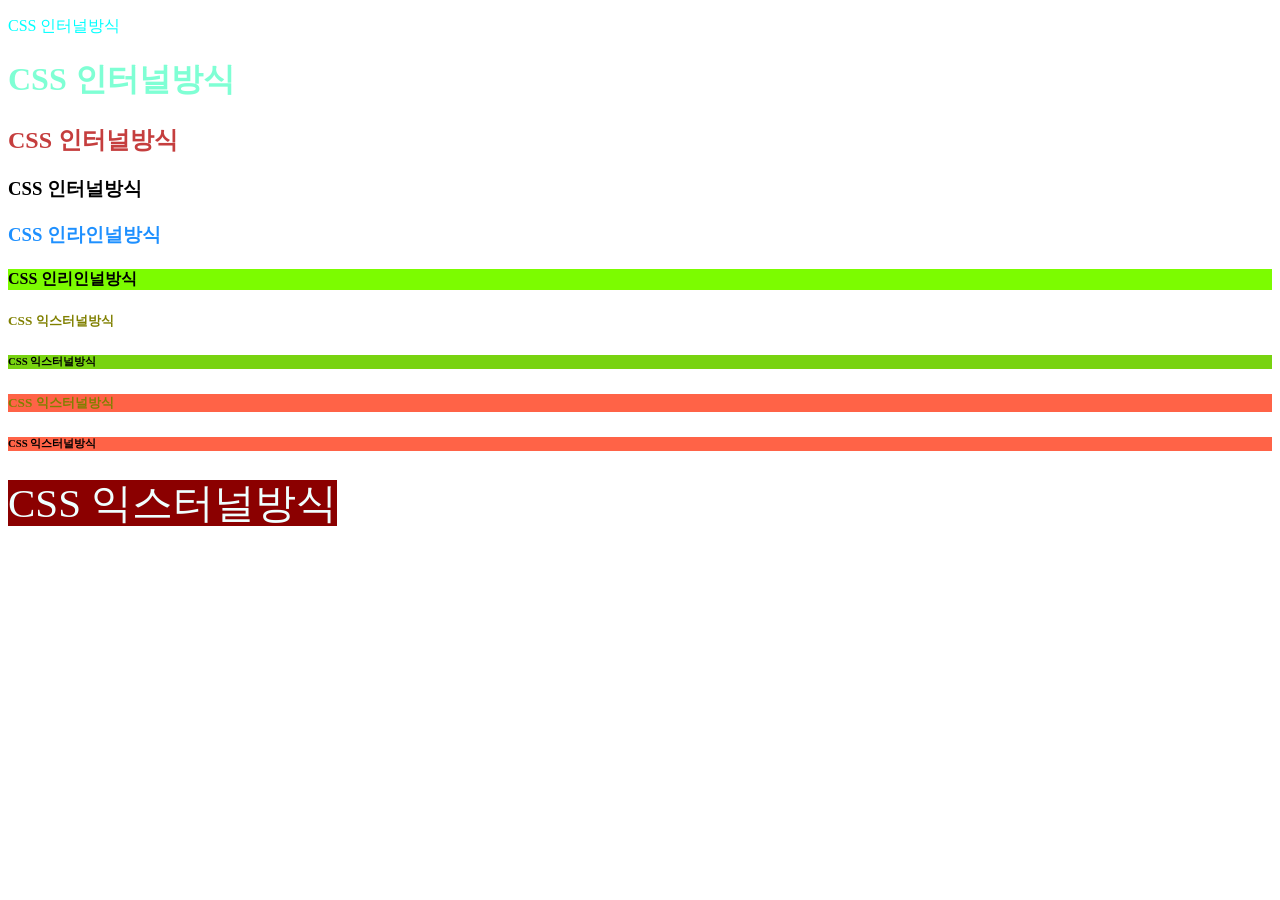
<file: index.html>
<!DOCTYPE html>
<html lang="eng">
    <head>
        <meta charset="utf-8">
        <meta http-equiv="X-UA-Compatible" content="IE=edge">
        <title></title>
        <meta name="description" content="">
        <meta name="viewport" content="width=device-width, initial-scale=1">
        <title> CSS연습 </title>
    <style>
            p   {
            color:aqua;

            }
            
            h1  {
            color:aquamarine;

            }

            h2  {
            color:rgb(197, 62, 62);

            }



    </style>
<link rel="stylesheet" href="./css/style.css">
 </head>

<body>
<p> CSS 인터널방식 </p>
<h1> CSS 인터널방식 </h1>
<h2> CSS 인터널방식 </h2>
<h3> CSS 인터널방식 </h3>
<h2 style="color:violet" ></h2>
<h3 style="color:dodgerblue">CSS 인라인널방식 </h3>
<h4 style="background-color: lawngreen;"> CSS 인리인널방식 </h4>
<h5>CSS 익스터널방식 </h5>
<h6>CSS 익스터널방식 </h6>
<h5 id="bg" >CSS 익스터널방식 </h5>
<h6 id="bg" >CSS 익스터널방식 </h6>
<h7 class="size">CSS 익스터널방식 </h7>


</html>
</file>
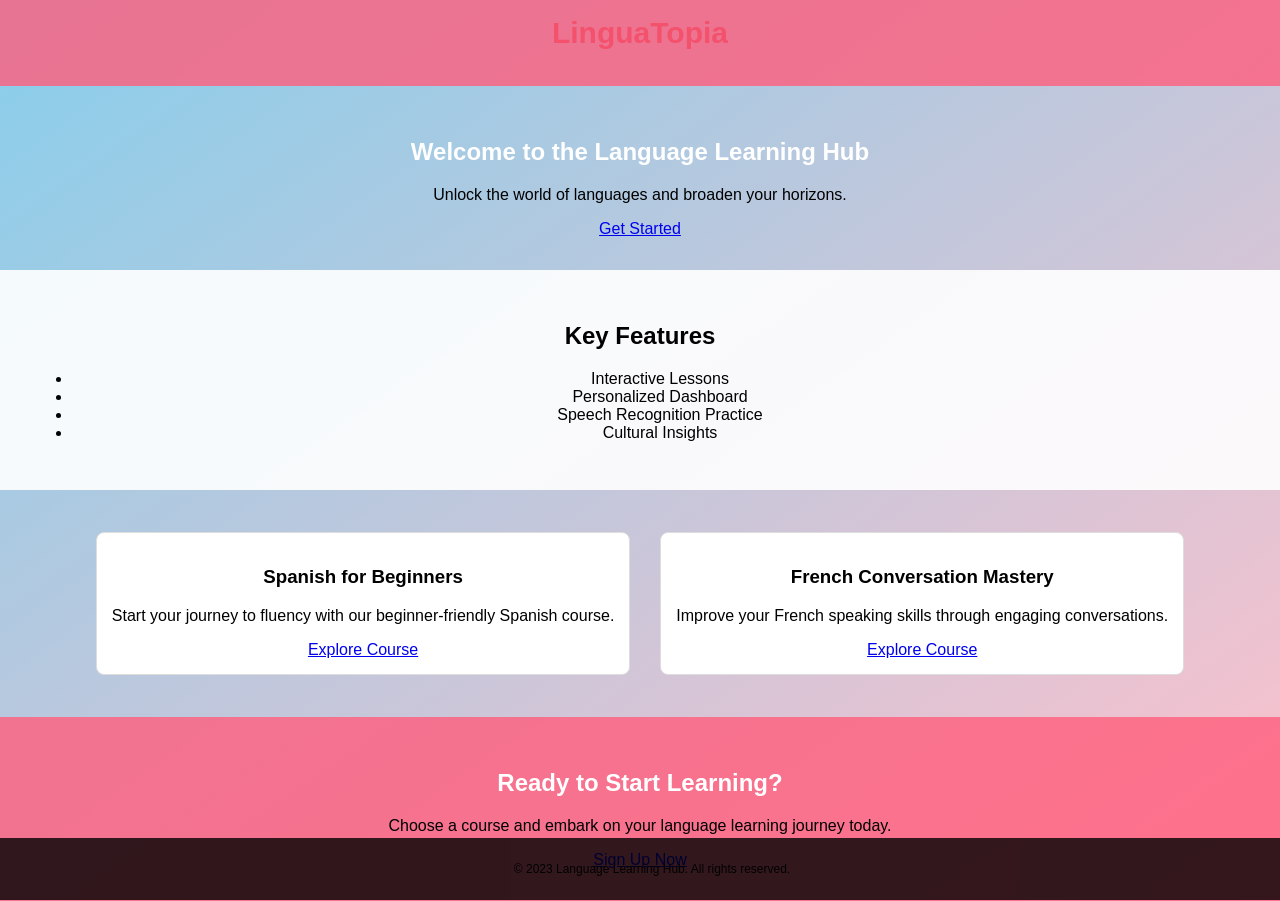
<file: html/home.html>
<!DOCTYPE html>
<html lang="en">

<head>
    <meta charset="UTF-8">
    <meta name="viewport" content="width=device-width, initial-scale=1.0">
    <title>LinguaTopia</title>
    <style>
        body {
            font-family: 'Arial', sans-serif;
            margin: 0;
            padding: 0;
            box-sizing: border-box;
            background: linear-gradient(to bottom right, #87CEEB, #FFC0CB);
            color: #fff;
        }

        header {
            display: flex;
            justify-content: center;
            align-items: center;
            background-color: rgba(255, 94, 125, 0.8);
            text-align: center;
            padding: 1em;
        }

        h1 {
            font-size: 30px;
            color: rgb(244, 81, 108);
            margin-top: 0;
        }

        p {
            color: #000;
        }

        #hero {
            text-align: center;
            padding: 2em;
        }

        #features {
            background-color: rgba(255, 255, 255, 0.9);
            padding: 2em;
            text-align: center;
        }

        #features li {
            color: #000;
        }

        #courses {
            display: flex;
            flex-wrap: wrap;
            gap: 10px;
            justify-content: center;
            padding: 2em;
            text-align: center;
        }

        .course {
            border: 1px solid #ddd;
            border-radius: 8px;
            margin: 10px;
            padding: 15px;
            background-color: #fff;
            color: #000;
        }

        #cta {
            background-color: rgba(255, 94, 125, 0.8);
            text-align: center;
            padding: 2em;
        }

        footer {
            position: fixed;
            bottom: 0;
            width: 100%;
            background-color: rgba(0, 0, 0, 0.8);
            text-align: center;
            padding: 1em;
            color: rgba(255, 255, 255, 0.5);
            font-size: 12px;
        }
    </style>
</head>

<body>
    <header>
        <h1>LinguaTopia</h1><br>
    </header>

    <section id="hero">
        <h2>Welcome to the Language Learning Hub</h2>
        <p>Unlock the world of languages and broaden your horizons.</p>

    
        <a href="file:///C:/%ED%99%94%EB%A9%B4%EA%B5%AC%ED%98%842.2/week_13/%D0%AD%D0%BA%D0%B7%D0%B0%D0%BC%D0%B5%D0%BD/%EA%B0%95%EC%A2%8C%EC%84%A0%ED%83%9D.html">Get Started</a>
    </section>

    <section id="features">
        <h2 style="color: #000;">Key Features</h2>
        <ul>
            <li>Interactive Lessons</li>
            <li>Personalized Dashboard</li>
            <li>Speech Recognition Practice</li>
            <li>Cultural Insights</li>
        </ul>
    </section>

    <section id="courses">
       
        <div class="course">
            <h3>Spanish for Beginners</h3>
            <p>Start your journey to fluency with our beginner-friendly Spanish course.</p>
            <a href="#">Explore Course</a>
        </div>

        <div class="course">
            <h3>French Conversation Mastery</h3>
            <p>Improve your French speaking skills through engaging conversations.</p>
            <a href="#">Explore Course</a>
        </div>
    </section>

    <section id="cta">
        <h2>Ready to Start Learning?</h2>
        <p>Choose a course and embark on your language learning journey today.</p>
        <a href="#">Sign Up Now</a>
    </section>

    <footer>
        <p>&copy; 2023 Language Learning Hub. All rights reserved.</p>
    </footer>
</body>

</html>
</file>
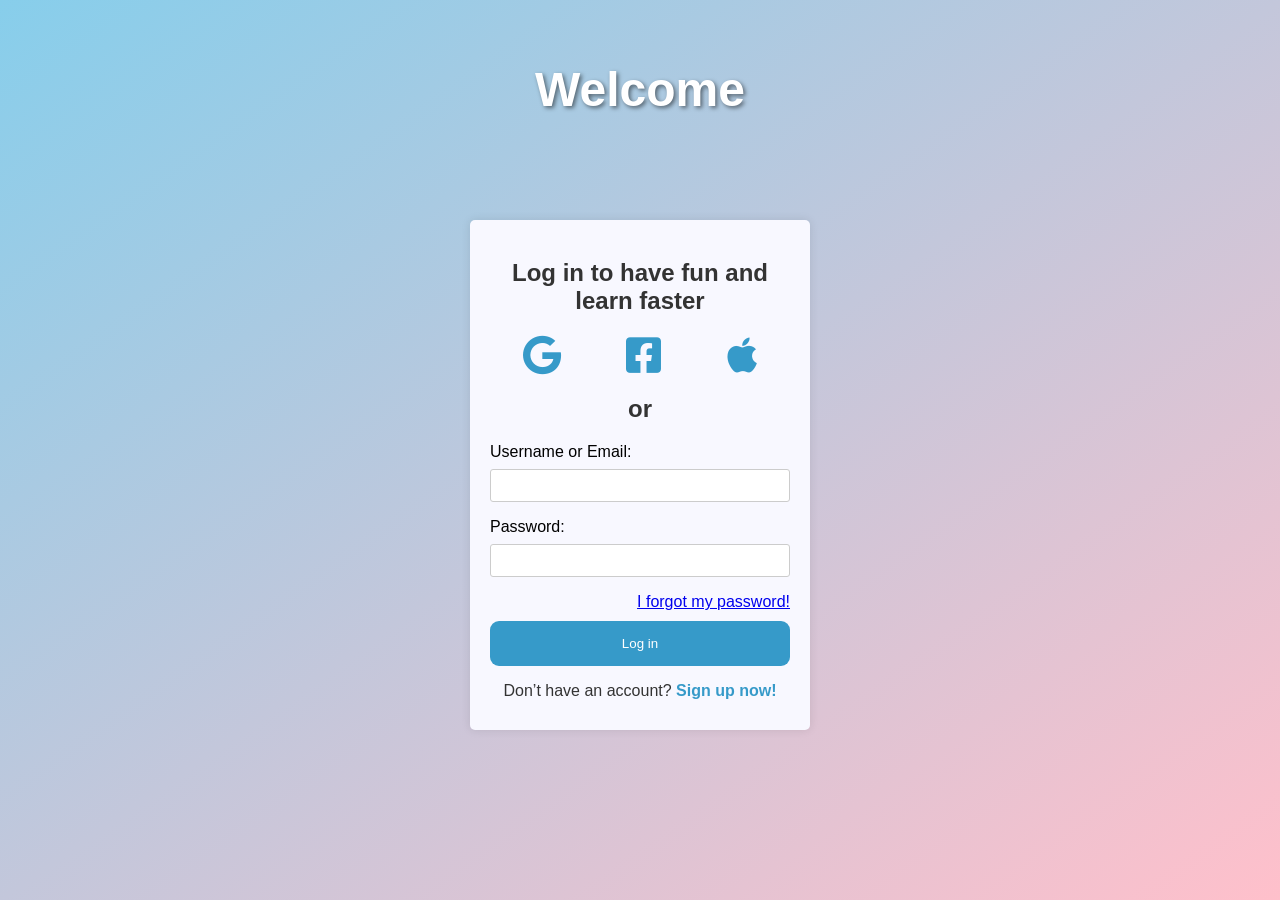
<file: html/login.html>
<!DOCTYPE html>
<html lang="en">

<head>
    <meta charset="UTF-8">
    <meta name="viewport" content="width=device-width, initial-scale=1.0">
    <title>Вход</title>
    <link rel="stylesheet" href="https://cdnjs.cloudflare.com/ajax/libs/font-awesome/6.0.0/css/all.min.css">
    <style>
        body {
            font-family: Arial, sans-serif;
            margin: 0;
            padding: 0;
            display: flex;
            justify-content: center;
            align-items: center;
            flex-direction: column;
            height: 100vh;
            background: linear-gradient(to bottom right, #87CEEB, #FFC0CB);
        }

        .background-welcome {
            position: fixed;
            top: 10%;
            left: 50%;
            transform: translate(-50%, -50%);
            text-align: center;
            color: #fff;
        }

        .background-welcome h1 {
            font-size: 3em;
            margin: 0;
            line-height: 1.2;
            text-shadow: 2px 2px 4px rgba(0, 0, 0, 0.5);
        }

        .login-container {
            background-color: #F8F8FF;
            box-shadow: 0 0 10px rgba(0, 0, 0, 0.1);
            padding: 20px;
            border-radius: 5px;
            width: 300px;
            text-align: center;
            margin-top: 50px;
        }

        .login-container h2 {
            color: #333;
            margin-bottom: 20px;
        }

        .social-login {
            display: flex;
            justify-content: space-around;
            align-items: center;
            margin-bottom: 20px;
        }

        .social-login i {
            font-size: 40px;
            cursor: pointer;
            color: #369ac9;
        }

        .login-form {
            display: flex;
            flex-direction: column;
        }

        .login-form label {
            margin-bottom: 8px;
            text-align: left;
        }

        .login-form input {
            padding: 8px;
            margin-bottom: 16px;
            border: 1px solid #ccc;
            border-radius: 3px;
        }

        .forgot-password {
            text-align: right;
            margin-bottom: 10px;
        }

        .login-form button {
            padding: 15px;
            background-color: #369ac9;
            color: #fff;
            border: none;
            border-radius: 9px;
            cursor: pointer;
        }

        .login-form button:hover {
            background-color: #607cf7;
        }

        .signup-link {
            margin-top: 10px;
        }

        .signup-link p {
            margin-bottom: 10px;
            color: #333;
        }

        .signup-link a {
            color: #369ac9;
            text-decoration: none;
            font-weight: bold;
        }
    </style>
</head>

<body>

    <div class="background-welcome">
        <h1>Welcome</h1>
    </div>

    <div class="login-container">
        <h2>Log in to have fun and learn faster</h2>
        <div class="social-login">
            <i class="fab fa-google" title="Log in with Google"></i>
            <i class="fab fa-facebook-square" title="Log in with Facebook"></i>
            <i class="fab fa-apple" title="Log in with Apple"></i>
        </div>

        <h2>or</h2>

        <form class="login-form" action="file:///C:/%ED%99%94%EB%A9%B4%EA%B5%AC%ED%98%842.2/week_13/%D0%AD%D0%BA%D0%B7%D0%B0%D0%BC%D0%B5%D0%BD/home.html" method="post">
            <label for="username">Username or Email:</label>
            <input type="text" id="username" name="username" required>

            <label for="password">Password:</label>
            <input type="password" id="password" name="password" required>

            <div class="forgot-password">
                <a href="#" title="I forgot my password!">I forgot my password!</a>
            </div>

            <button type="submit">Log in</button>
        </form>

        <div class="signup-link">
            <p>Don’t have an account? <a href="register.html" title="Sign up now!">Sign up now!</a></p>
        </div>
    </div>

</body>

</html>
</file>
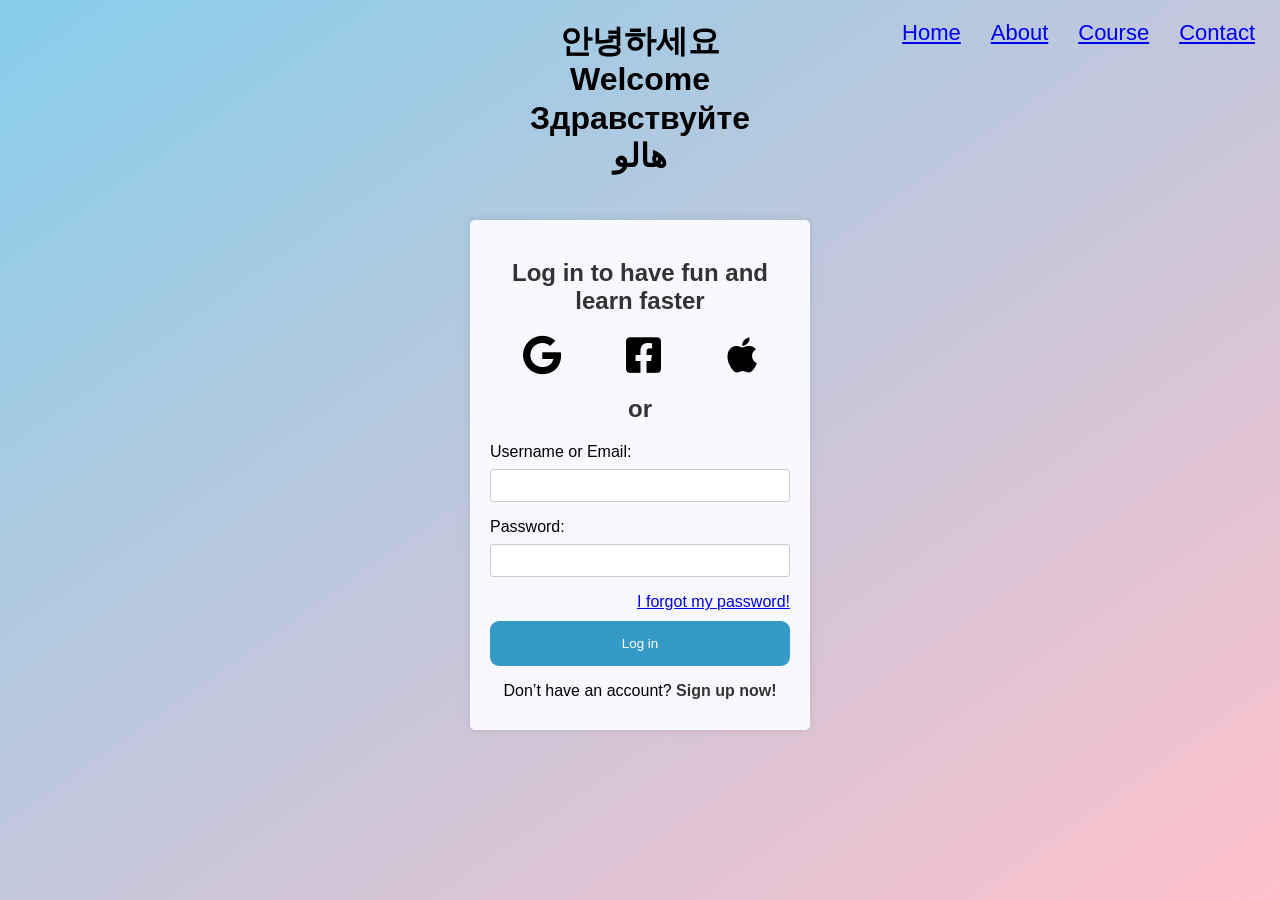
<file: html/login2.html>
<!DOCTYPE html>
<html lang="en">
<head>
    <meta charset="UTF-8">
    <meta name="viewport" content="width=device-width, initial-scale=1.0">
    <title>Login</title>
    <link rel="stylesheet" href="https://cdnjs.cloudflare.com/ajax/libs/font-awesome/6.0.0/css/all.min.css">
    <style>
        body{
    height: 100vh; 
    display: flex;
    justify-content: center; 
    align-items: center; 
    font-family: sans-serif; 
    background-color:#060606;
    }
     ul{
    padding:0;
    margin:0;
    display:flex;
    flex-wrap: wrap;
    position: absolute;
    top: 10px; 
    right: 10px; 
}
     ul li{
    list-style:none;
    }
    ul li{
    text-decoration: none;
    color: #3d3d3d;
    font-size: 22px;
    display: block;
    padding: 10px 15px;
    position: relative;
    }
    ul li a:before{
    content:"";
    position: absolute;
    top: 0; 
    left: 0; 
    width: 100%; 
    height: 2px; 
    background-color: #87CEEB; 
    transform: scale(0); 
    transform-origin: left; 
    transition: all 0.5s;
    }
    
    ul li a:after{
    content: '';
    position: absolute;
    bottom: 0;
    left: 0;
    width: 100%;
    height: 2px; 
    background-color: #FFC0CB;
    transform: scale(0);
    transform-origin: right;
    transition: all 0.5s;
    }
    li a:hover{
    color:#369ac9;;
    }
    ul li a:hover:before, ul li a:hover:after{
    transform: scaleX(1);
    }
        body {
            font-family: Arial, sans-serif;
            margin: 0;
            padding: 0;
            display: flex;
            justify-content: center;
            align-items: center;
            flex-direction: column;
            height: 100vh;
            background: linear-gradient(to bottom right, #87CEEB, #FFC0CB);
        }
        .background-welcome {
            position: fixed;
            top: 11%;
            left: 50%;
            transform: translate(-50%, -50%);
            text-align: center;
        }

        .background-welcome h1 {
            font-size: 2em;
            margin: 0;
            line-height: 1.2;
        }
        .login-container {
            background-color: #F8F8FF;
            box-shadow: 0 0 10px rgba(0, 0, 0, 0.1);
            padding: 20px;
            border-radius: 5px;
            width: 300px;
            text-align: center;
            margin-top: 50px;
        }

        .login-container h2 {
            color: #333;
            margin-bottom: 20px;
        }

        .social-login {
            display: flex;
            justify-content: space-around;
            align-items: center;
            margin-bottom: 20px;
        }

        .social-login i {
            font-size: 40px;
            cursor: pointer;
        }

        .login-form {
            display: flex;
            flex-direction: column;
        }

        .login-form label {
            margin-bottom: 8px;
            text-align: left;
        }

        .login-form input {
            padding: 8px;
            margin-bottom: 16px;
            border: 1px solid #ccc;
            border-radius: 3px;
        }

        .forgot-password {
            text-align: right;
            margin-bottom: 10px;
        }

        .login-form button {
            padding: 15px;
            background-color:#369ac9;
            color: #fff;
            border: none;
            border-radius: 9px;
            cursor: pointer;
        }

        .login-form button:hover {
            background-color: #607cf7;
        }

        .signup-link {
            margin-top: 10px;
        }

        .signup-link p {
            margin-bottom: 10px;
        }

        .signup-link a {
            color: #333;
            text-decoration: none;
            font-weight: bold;
        }
    </style>
</head>
<body>
    <ul>
        <li> <a href="#">Home</a></li>
        <li> <a href="#">About</a></li>
        <li> <a href="#">Course</a></li>
        <li> <a href="#">Contact</a></li>

    </ul>
   
    <div class="background-welcome">
        <h1>안녕하세요<br>Welcome<br>Здравствуйте<br>هالو </h1>
    </div>

    <div class="login-container">
        <h2>Log in to have fun and learn faster</h2>
        <div class="social-login">
            <i class="fab fa-google" title="Log in with Google"></i>
            <i class="fab fa-facebook-square" title="Log in with Facebook"></i>
            <i class="fab fa-apple" title="Log in with Apple"></i>
        </div>

        <h2>or</h2>

        <form class="login-form" action="#" method="post">
            <label for="username">Username or Email:</label>
            <input type="text" id="username" name="username" required>

            <label for="password">Password:</label>
            <input type="password" id="password" name="password" required>

            <div class="forgot-password">
                <a href="#" title="I forgot my password!">I forgot my password!</a>
            </div>


    
            <form class="login-form" method="post">
                <button type="submit" formaction="강좌선택.html">Log in</button>
            </form>
        

        </form>

        <div class="signup-link">
            <p>Don’t have an account? <a href="signup.html" title="Sign up now!">Sign up now!</a></p>
        </div>
    </div>

</body>
</html>
</file>
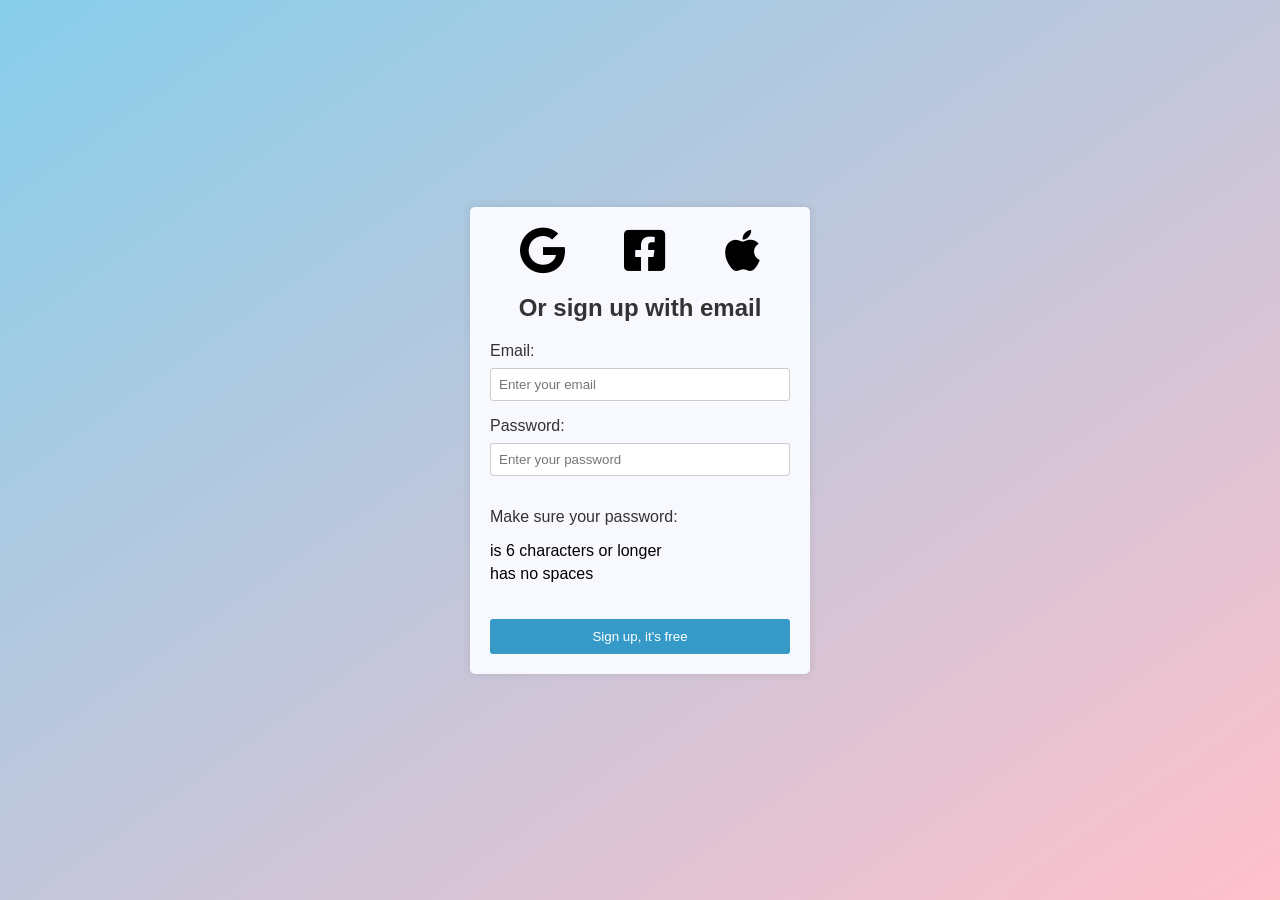
<file: html/register.html>
<!DOCTYPE html>
<html lang="en">

<head>
    <meta charset="UTF-8">
    <meta name="viewport" content="width=device-width, initial-scale=1.0">
    <title>Регистрация</title>
    <link rel="stylesheet" href="https://cdnjs.cloudflare.com/ajax/libs/font-awesome/6.0.0/css/all.min.css">
    <style>
        body {
            font-family: Arial, sans-serif;
            background: linear-gradient(to bottom right, #87CEEB, #FFC0CB);
            margin: 0;
            padding: 0;
            display: flex;
            justify-content: center;
            align-items: center;
            height: 100vh;
        }

        .register-container {
            background-color: #F8F8FF;
            box-shadow: 0 0 10px rgba(0, 0, 0, 0.1);
            padding: 20px;
            border-radius: 5px;
            width: 300px;
            text-align: center;
            margin-bottom: 20px;
        }

        .register-container h2 {
            color: #333; /* Dark gray color */
            margin-bottom: 20px;
        }

        .social-signup {
            display: flex;
            justify-content: space-around;
            align-items: center;
            margin-bottom: 20px;
        }

        .social-signup i {
            font-size: 47px;
            cursor: pointer;
        }

        .register-form {
            display: flex;
            flex-direction: column;
        }

        .register-form label {
            margin-bottom: 8px;
            text-align: left;
            color: #333; /* Dark gray color */
        }

        .register-form input {
            padding: 8px;
            margin-bottom: 16px;
            border: 1px solid #ccc;
            border-radius: 3px;
        }

        .password-info {
            text-align: left;
            margin-bottom: 20px;
        }

        .password-info p {
            color: #333; /* Dark gray color */
            margin-bottom: 5px;
        }

        .password-info ul {
            list-style-type: none;
            padding: 0;
        }

        .password-info li {
            margin-bottom: 5px;
        }

        .register-form button {
            padding: 10px;
            background-color: #369ac9;
            color: #fff;
            border: none;
            border-radius: 3px;
            cursor: pointer;
        }

        .register-form button:hover {
            background-color: #555;
        }

        .signup-link {
            margin-top: 20px;
            text-align: center; /* Center the text */
        }

        .signup-link p {
            margin-bottom: 10px;
            color: #333; /* Dark gray color */
        }

        .signup-link a {
            color: #333333;
            text-decoration: none;
            font-weight: bold;
        }
    </style>
</head>

<body>

    <div class="register-container">
        <div class="social-signup">
            <i class="fab fa-google" title="Sign up with Google"></i>
            <i class="fab fa-facebook-square" title="Sign up with Facebook"></i>
            <i class="fab fa-apple" title="Sign up with Apple"></i>
        </div>

        <h2>Or sign up with email</h2>

        <form class="register-form" action="https://example.com/signup" method="post">
            <label for="email">Email:</label>
            <input type="email" id="email" name="email" required placeholder="Enter your email">

            <label for="password">Password:</label>
            <input type="password" id="password" name="password" required placeholder="Enter your password">

            <div class="password-info">
                <p>Make sure your password:</p>
                <ul>
                    <li>is 6 characters or longer</li>
                    <li>has no spaces</li>
                </ul>
            </div>

            <button type="submit">Sign up, it's free</button>
        </form>
    </div>

</body>

</html>
</file>
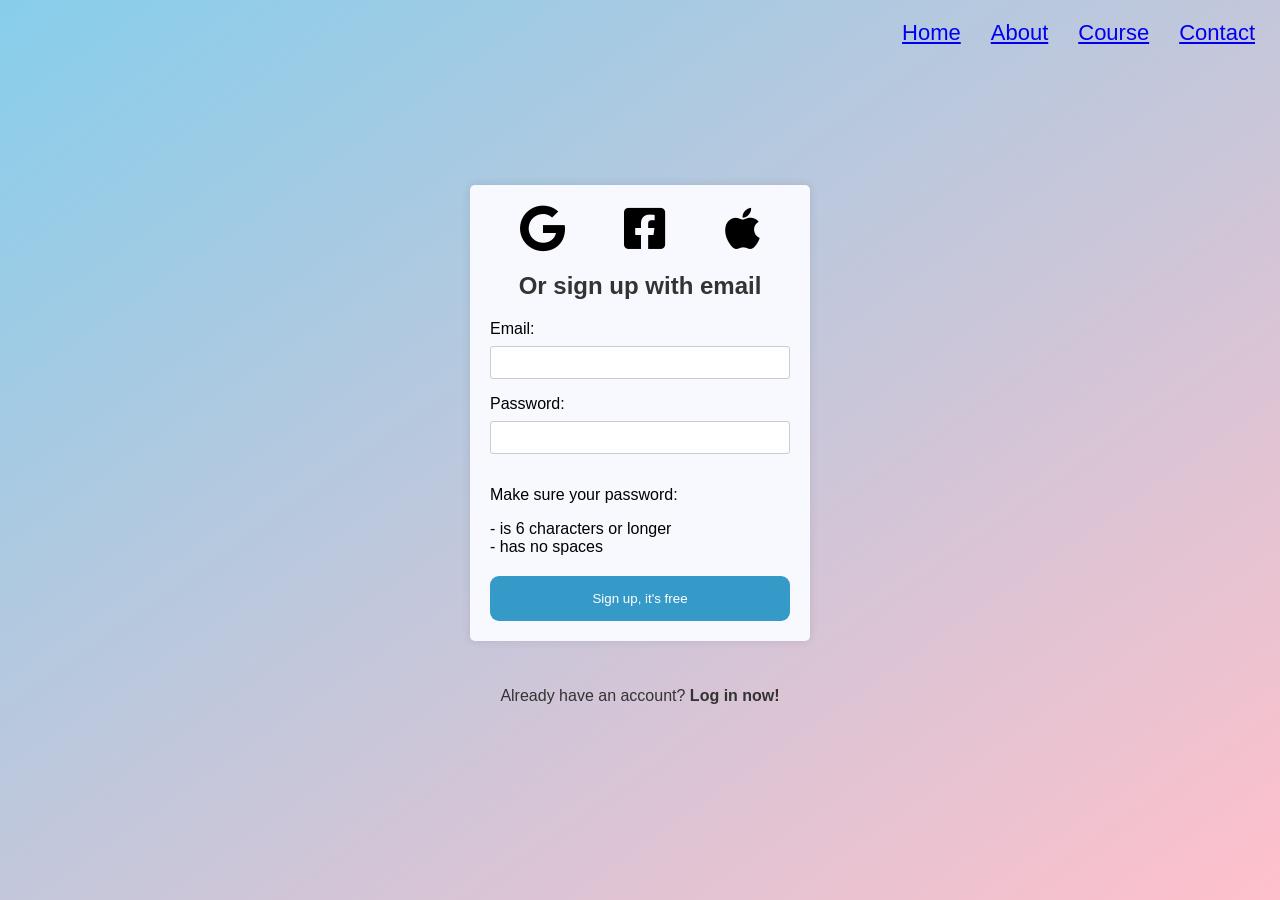
<file: html/signup.html>
<!DOCTYPE html>
<html lang="en">
<head>
    <meta charset="UTF-8">
    <meta name="viewport" content="width=device-width, initial-scale=1.0">
    <title>Sign Up</title>
    <link rel="stylesheet" href="https://cdnjs.cloudflare.com/ajax/libs/font-awesome/6.0.0/css/all.min.css">
    <style>
     body{
    height: 100vh; 
    display: flex;
    justify-content: center; 
    align-items: center; 
    font-family: sans-serif; 
    background-color:#000000;
    }
     ul{
    padding:0;
    margin:0;
    display:flex;
    flex-wrap: wrap;
    position: absolute;
    top: 10px;
    right: 10px; 
}
     ul li{
    list-style:none;
    }
    ul li{
    text-decoration: none;
    color: #3d3d3d;
    font-size: 22px;
    display: block;
    padding: 10px 15px;
    position: relative;
    }
    ul li a:before{
    content:"";
    position: absolute;
    top: 0; 
    left: 0; 
    width: 100%; 
    height: 2px; 
    background-color: #87CEEB; 
    transform: scale(0); 
    transform-origin: left; 
    transition: all 0.5s;
    }
    
    ul li a:after{
    content: '';
    position: absolute;
    bottom: 0;
    left: 0;
    width: 100%;
    height: 2px; 
    background-color: #FFC0CB;
    transform: scale(0);
    transform-origin: right;
    transition: all 0.5s;
    }
    li a:hover{
    color:#369ac9;;
    }
    ul li a:hover:before, ul li a:hover:after{
    transform: scaleX(1);
    }
        body {
            font-family: Arial, sans-serif;
            background: linear-gradient(to bottom right, #87CEEB, #FFC0CB);
            margin: 0;
            padding: 0;
            display: flex;
            justify-content: center;
            align-items: center;
            height: 100vh;
            flex-direction: column;
        }

        .register-container {
            background-color: #F8F8FF;
            box-shadow: 0 0 10px rgba(0, 0, 0, 0.1);
            padding: 20px;
            border-radius: 5px;
            width: 300px;
            text-align: center;
            margin-bottom: 20px;
        }

        .register-container h2 {
            color: #333; 
            margin-bottom: 20px;
        }

        .social-signup {
            display: flex;
            justify-content: space-around;
            align-items: center;
            margin-bottom: 20px;
        }

        .social-signup i {
            font-size: 47px;
            cursor: pointer;
        }

        .register-form {
            display: flex;
            flex-direction: column;
        }

        .register-form label {
            margin-bottom: 8px;
            text-align: left;
        }

        .register-form input {
            padding: 8px;
            margin-bottom: 16px;
            border: 1px solid #ccc;
            border-radius: 3px;
        }

        .password-info {
            text-align: left;
            margin-bottom: 20px;
        }

        .password-info ul {
            list-style-type: none;
            padding: 0;
        }

        .password-info li {
            margin-bottom: 5px;
        }

        .register-form button {
            padding: 15px;
            background-color: #369ac9;
            color: #fff;
            border: none;
            border-radius: 9px;
            cursor: pointer;
        }

        .register-form button:hover {
            background-color: #607cf7;
        }

        .signup-link {
            margin-top: 10px;
            text-align: center;
        }

        .signup-link p {
            margin-bottom: 10px;
            color: #333;
        }

        .signup-link a {
            color: #333333;
            text-decoration: none;
            font-weight: bold;
        }
    </style>
</head>
<body>
    <ul>
        <li> <a href="#">Home</a></li>
        <li> <a href="#">About</a></li>
        <li> <a href="#">Course</a></li>
        <li> <a href="#">Contact</a></li>

    </ul>
    <div class="register-container">
        <div class="social-signup">
            <i class="fab fa-google" title="Sign up with Google"></i>
            <i class="fab fa-facebook-square" title="Sign up with Facebook"></i>
            <i class="fab fa-apple" title="Sign up with Apple"></i>
        </div>

        <h2>Or sign up with email</h2>

        <form class="register-form" action="#" method="post">
            <label for="email">Email:</label>
            <input type="email" id="email" name="email" required>

            <label for="password">Password:</label>
            <input type="password" id="password" name="password" required>

            <div class="password-info">
                <p>Make sure your password:</p>
                <ul2>
                    <li2> - is 6 characters or longer</li2><br>
                    <li2> - has no spaces</li2>
                </ul2>
            </div>

            <button type="submit">Sign up, it's free</button>
        </form>
    </div>

    <div class="signup-link">
        <p>Already have an account? <a href="login2.html" title="Log in now!">Log in now!</a></p>
    </div>

</body>
</html>
</file>
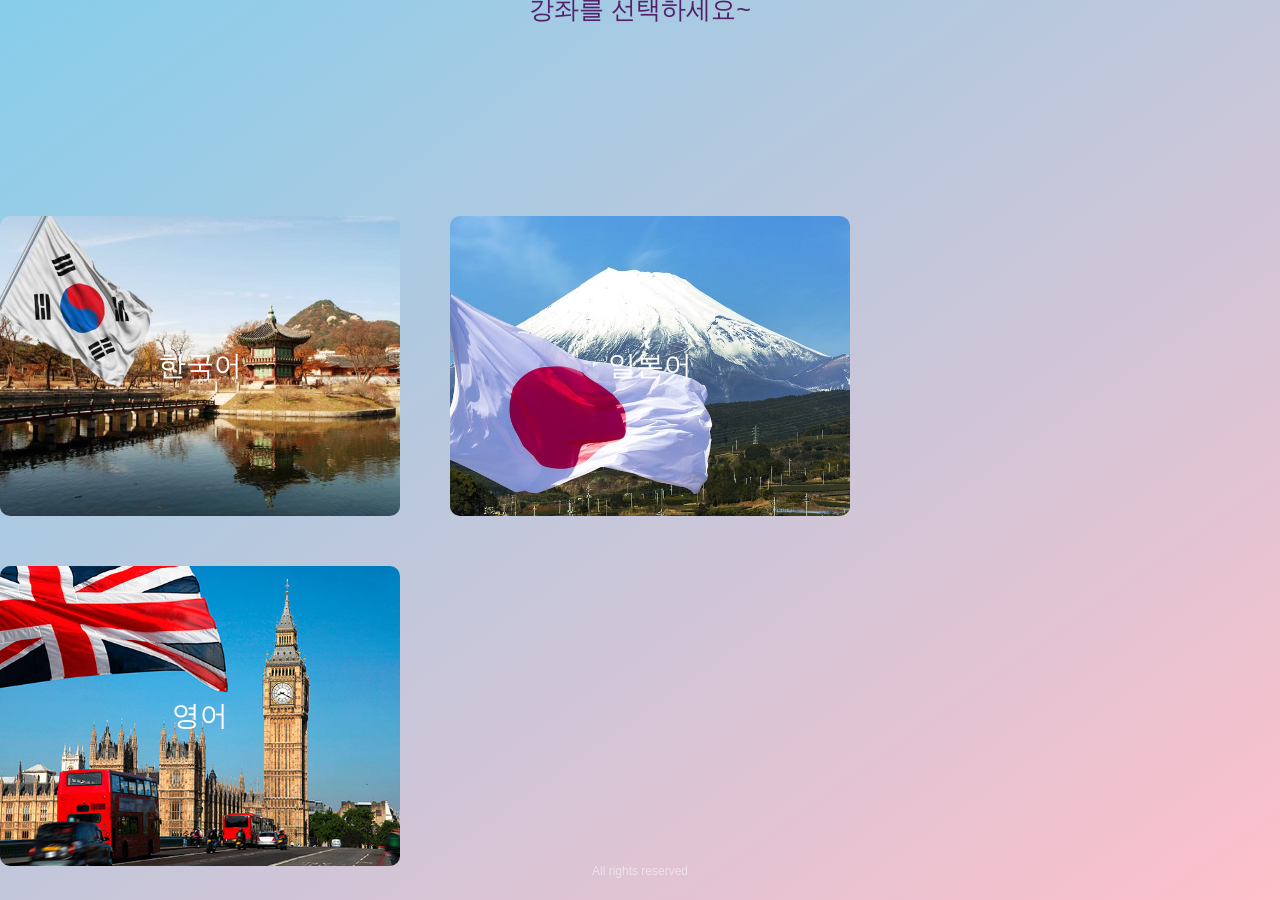
<file: html/강좌선택.html>
<!DOCTYPE html>
<html lang="en">

<head>
    <meta charset="UTF-8">
    <meta name="viewport" content="width=device-width, initial-scale=1.0">
    <title>LinguaTopia</title>
    <style>
        body {
            display: flex;
            justify-content: center;
            align-items: center;
            flex-direction: column;
            height: 100vh;
            background: linear-gradient(to bottom right, #87CEEB, #FFC0CB);
            margin: 0;
            font-family: 'Arial', sans-serif;
        }

        header {
            display: flex;
            justify-content: space-between;
            align-items: center; 
            width: 100%;
            padding: 3px;
            background: linear-gradient(#c5a0f9, #ec7d73);
        }

        h1 {
            font-size: 30px;
            color: rgb(244, 81, 108);
            margin-top: 0;
        }

        .language-menu {
            margin-bottom: auto;
            margin-top: 0;
        }

        select {
            padding: 8px;
            border: none;
            border-radius: 5px;
            background-color: #fff;
        }

        .buttons {
            margin-bottom: auto;
        }

        .buttons button {
            margin-left: 10px;
            padding: 8px;
            background-color: #fff;
            border: none;
            border-radius: none;
            cursor: pointer;
        }

        .course-container {
            display: flex;
            flex-wrap: wrap;
            gap: 50px;
            margin: 140px auto;
        }

        .course {
            position: relative;
            width: 400px;
            height: 300px;
            border-radius: 10px;
            display: flex;
            justify-content: center;
            align-items: center;
            font-size: 28px;
            text-align: center;
            text-decoration: none;
            color: #fff;
            background-size: cover;
            background-position: center;
            transition: background-color 0.3s;
        }

        .course:nth-child(1) {
            background-image: url('kor.png');
        }

        .course:nth-child(2) {
            background-image: url('jap.png');
        }

        .course:nth-child(3) {
            background-image: url('ang.png');
        }

        .course:hover {
            background-color: rgba(0, 0, 0, 0.5);
        }

        .menu {
            position: absolute;
            top: 50%;
            left: 50%;
            transform: translate(-50%, -50%);
            display: none;
            width: 100%;
            text-align: center;
        }

        .course:hover .menu {
            display: block;
        }

        .menu-item {
            margin: 10px;
            padding: 15px;
            background-color: rgba(255, 255, 255, 0.8);
            border-radius: 10px;
            cursor: pointer;
            transition: background-color 0.3s ease;
        }

        .menu-item:hover {
            background-color: rgba(0, 0, 0, 0.5);
            color: #fff;
        }

        .footer {
            position: absolute;
            bottom: 10px;
            color: rgba(255, 255, 255, 0.5);
            font-size: 12px;
        }
    </style>
</head>

<body>
    

    <header>
        <div class="language-menu">
            <select>
                <option value="korean">한국어</option>
                <option value="japanese">日本語</option>
                <option value="english">English</option>
            </select>
        </div>
        <h1>LinguaTopia</h1>
        <div class="buttons">

            <form class="home-form" method="post">
             <button type="submit" formaction="home.html">홈페이지</button>
            </form>
            <button>로그아웃</button>
        </div>
        
    </header>

    <p style="color: #532169; font-size: 25px; margin-bottom: 50px;">강좌를 선택하세요~</p>
    
    <div class="course-container">
        <div class="course">
            <a>
                한국어
                <div class="menu">
                    <div class="menu-item">어회</div>
                    <div class="menu-item">문법</div>
                    <div class="menu-item">연습</div>
                </div>
            </a>
        </div>

        <div class="course">
            <a>
                일본어
                <div class="menu">
                    <div class="menu-item">어회</div>
                    <div class="menu-item">문법</div>
                    <div class="menu-item">연습</div>
                </div>
            </a>
        </div>

        <div class="course">
            <a>
                영어
                <div class="menu">
                    <div class="menu-item">어회</div>
                    <div class="menu-item">문법</div>
                    <div class="menu-item">연습</div>
                </div>
            </a>
        </div>
    </div>

    <div class="footer">
        <p>All rights reserved</p>
    </div>
</body>

</html>
</file>
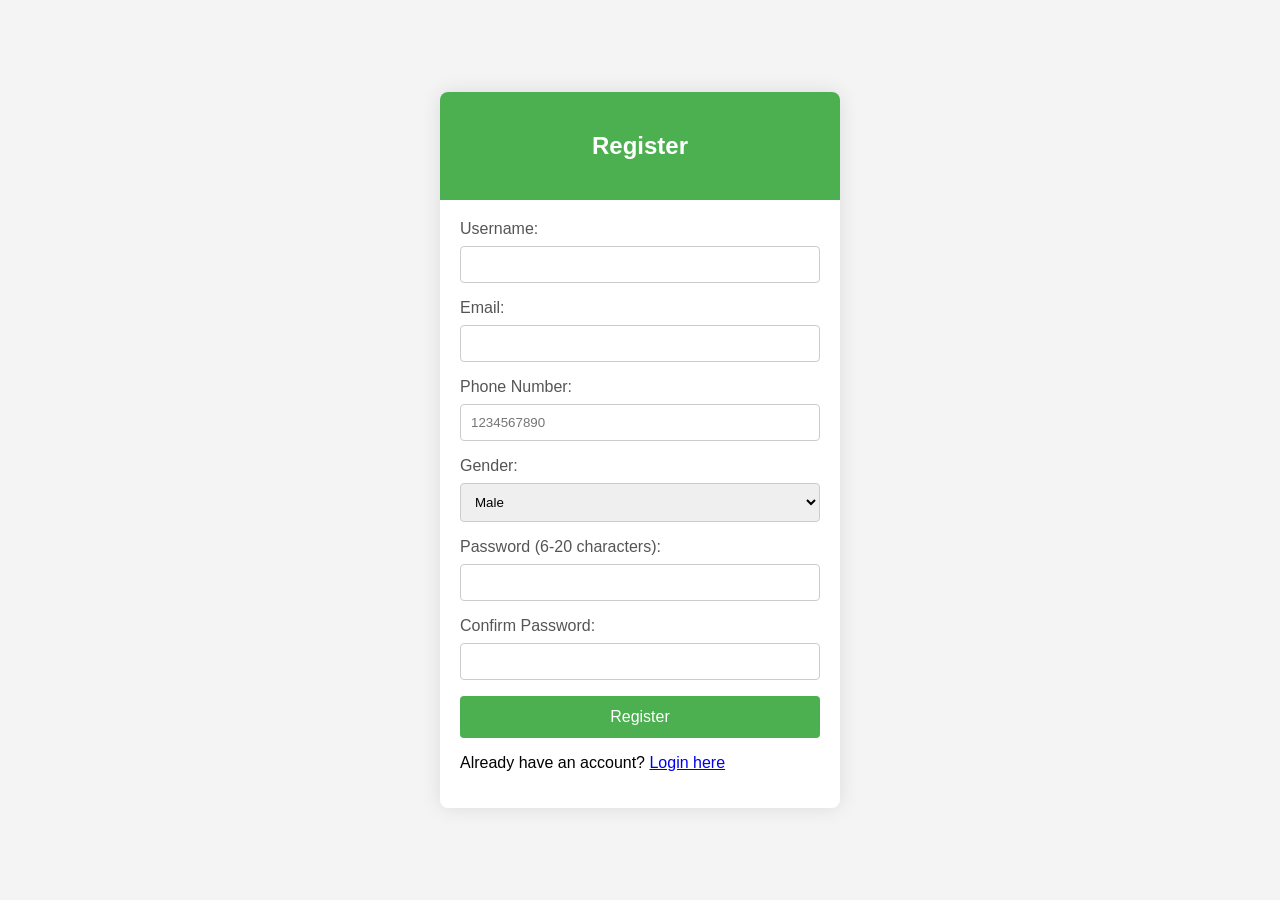
<file: 12주차-2301603-Isakova-Ashirgul/vsccccc/zee/exxxxxx2.html>
<!DOCTYPE html>
<html lang="en">

<head>
    <meta charset="UTF-8">
    <meta name="viewport" content="width=device-width, initial-scale=1.0">
    <title>Register</title>
    <style>
        /* Styles similar to the login page, you can customize as needed */
        body {
            font-family: 'Segoe UI', Tahoma, Geneva, Verdana, sans-serif;
            background-color: #f4f4f4;
            margin: 0;
            display: flex;
            align-items: center;
            justify-content: center;
            min-height: 100vh;
        }

        .container {
            background-color: #fff;
            border-radius: 8px;
            box-shadow: 0 0 20px rgba(0, 0, 0, 0.1);
            overflow: hidden;
            width: 400px;
            max-width: 100%;
        }

        .form-header {
            background-color: #4caf50;
            color: #fff;
            text-align: center;
            padding: 20px;
        }

        .form-container {
            padding: 20px;
        }

        form {
            display: flex;
            flex-direction: column;
        }

        label {
            margin-bottom: 8px;
            color: #555;
        }

        input {
            padding: 10px;
            margin-bottom: 16px;
            border: 1px solid #ccc;
            border-radius: 4px;
            box-sizing: border-box;
        }

        select {
            padding: 10px;
            margin-bottom: 16px;
            border: 1px solid #ccc;
            border-radius: 4px;
            box-sizing: border-box;
        }

        button {
            background-color: #4caf50;
            color: white;
            padding: 12px;
            border: none;
            border-radius: 4px;
            cursor: pointer;
            font-size: 16px;
        }

        button:hover {
            background-color: #45a049;
        }
    </style>
</head>

<body>
    <div class="container">
        <div class="form-header">
            <h2>Register</h2>
        </div>
        <div class="form-container">
            <form action="register.php" method="post">
                <label for="username">Username:</label>
                <input type="text" id="username" name="username" required>

                <label for="email">Email:</label>
                <input type="email" id="email" name="email" required>

                <label for="phone">Phone Number:</label>
                <input type="tel" id="phone" name="phone" pattern="[0-9]{10}" placeholder="1234567890" required>

                <label for="gender">Gender:</label>
                <select id="gender" name="gender">
                    <option value="male">Male</option>
                    <option value="female">Female</option>
                    <option value="other">Other</option>
                </select>

                <label for="password">Password (6-20 characters):</label>
                <input type="password" id="password" name="password" minlength="6" maxlength="20" required>

                <label for="confirm-password">Confirm Password:</label>
                <input type="password" id="confirm-password" name="confirm-password" required>

                <button type="submit">Register</button>

                <div class="switch">
                    <p>Already have an account? <a href="login.html">Login here</a></p>
                </div>
            </form>
        </div>
    </div>
</body>

</html>
</file>
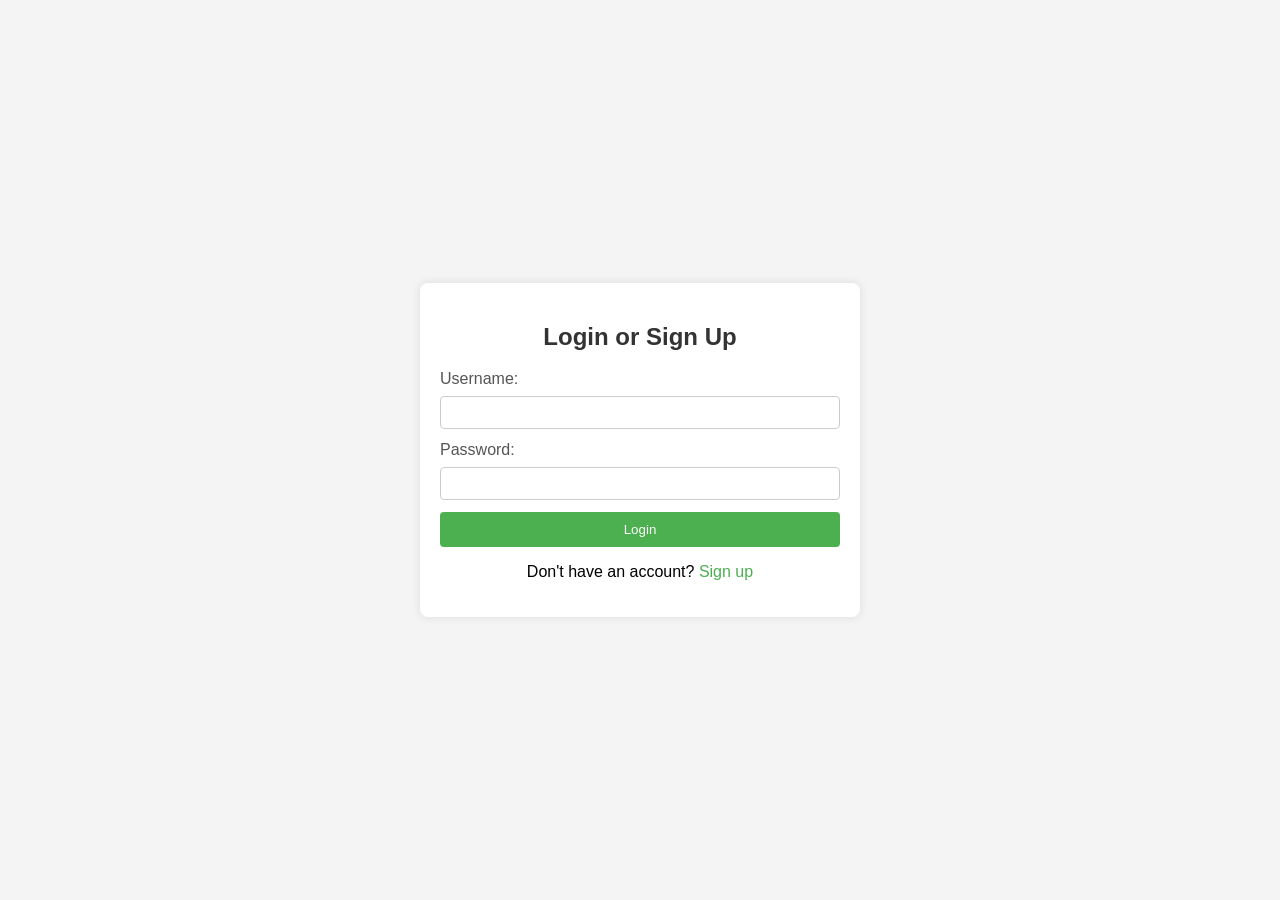
<file: 12주차-2301603-Isakova-Ashirgul/vsccccc/zee/exxxxxxx.html>
<!DOCTYPE html>
<html lang="en">

<head>
    <meta charset="UTF-8">
    <meta name="viewport" content="width=device-width, initial-scale=1.0">
    <title>Login or Sign Up</title>
    <style>
        /* Add your styles here */
        body {
            font-family: Arial, sans-serif;
            background-color: #f4f4f4;
            margin: 0;
            padding: 0;
            display: flex;
            align-items: center;
            justify-content: center;
            height: 100vh;
        }

        form {
            background-color: #fff;
            padding: 20px;
            border-radius: 8px;
            box-shadow: 0 0 10px rgba(0, 0, 0, 0.1);
            max-width: 400px;
            width: 100%;
        }

        h2 {
            text-align: center;
            color: #333;
        }

        label {
            display: block;
            margin-bottom: 8px;
            color: #555;
        }

        input {
            width: 100%;
            padding: 8px;
            margin-bottom: 12px;
            border: 1px solid #ccc;
            border-radius: 4px;
            box-sizing: border-box;
        }

        button {
            background-color: #4caf50;
            color: white;
            padding: 10px 15px;
            border: none;
            border-radius: 4px;
            cursor: pointer;
            width: 100%;
        }

        button:hover {
            background-color: #45a049;
        }

        .switch {
            text-align: center;
            margin-top: 10px;
        }

        .switch a {
            color: #4caf50;
            text-decoration: none;
        }

        .switch a:hover {
            text-decoration: underline;
        }
    </style>
</head>

<body>
    <form>
        <h2>Login or Sign Up</h2>
        <label for="username">Username:</label>
        <input type="text" id="username" name="username" required>

        <label for="password">Password:</label>
        <input type="password" id="password" name="password" required>

        <button type="submit">Login</button>

        <div class="switch">
            <p>Don't have an account? <a href="#">Sign up</a></p>
        </div>
    </form>
</body>

</html>
</file>
<file: css/style.css>
h5{
    color:olive
}
h6{
    background-color: rgb(120, 211, 16);
}
#bg {
    background-color: tomato;
}
.size {
    font-size: 41px;
    color:azure;
    background-color: darkred;
}
</file>
